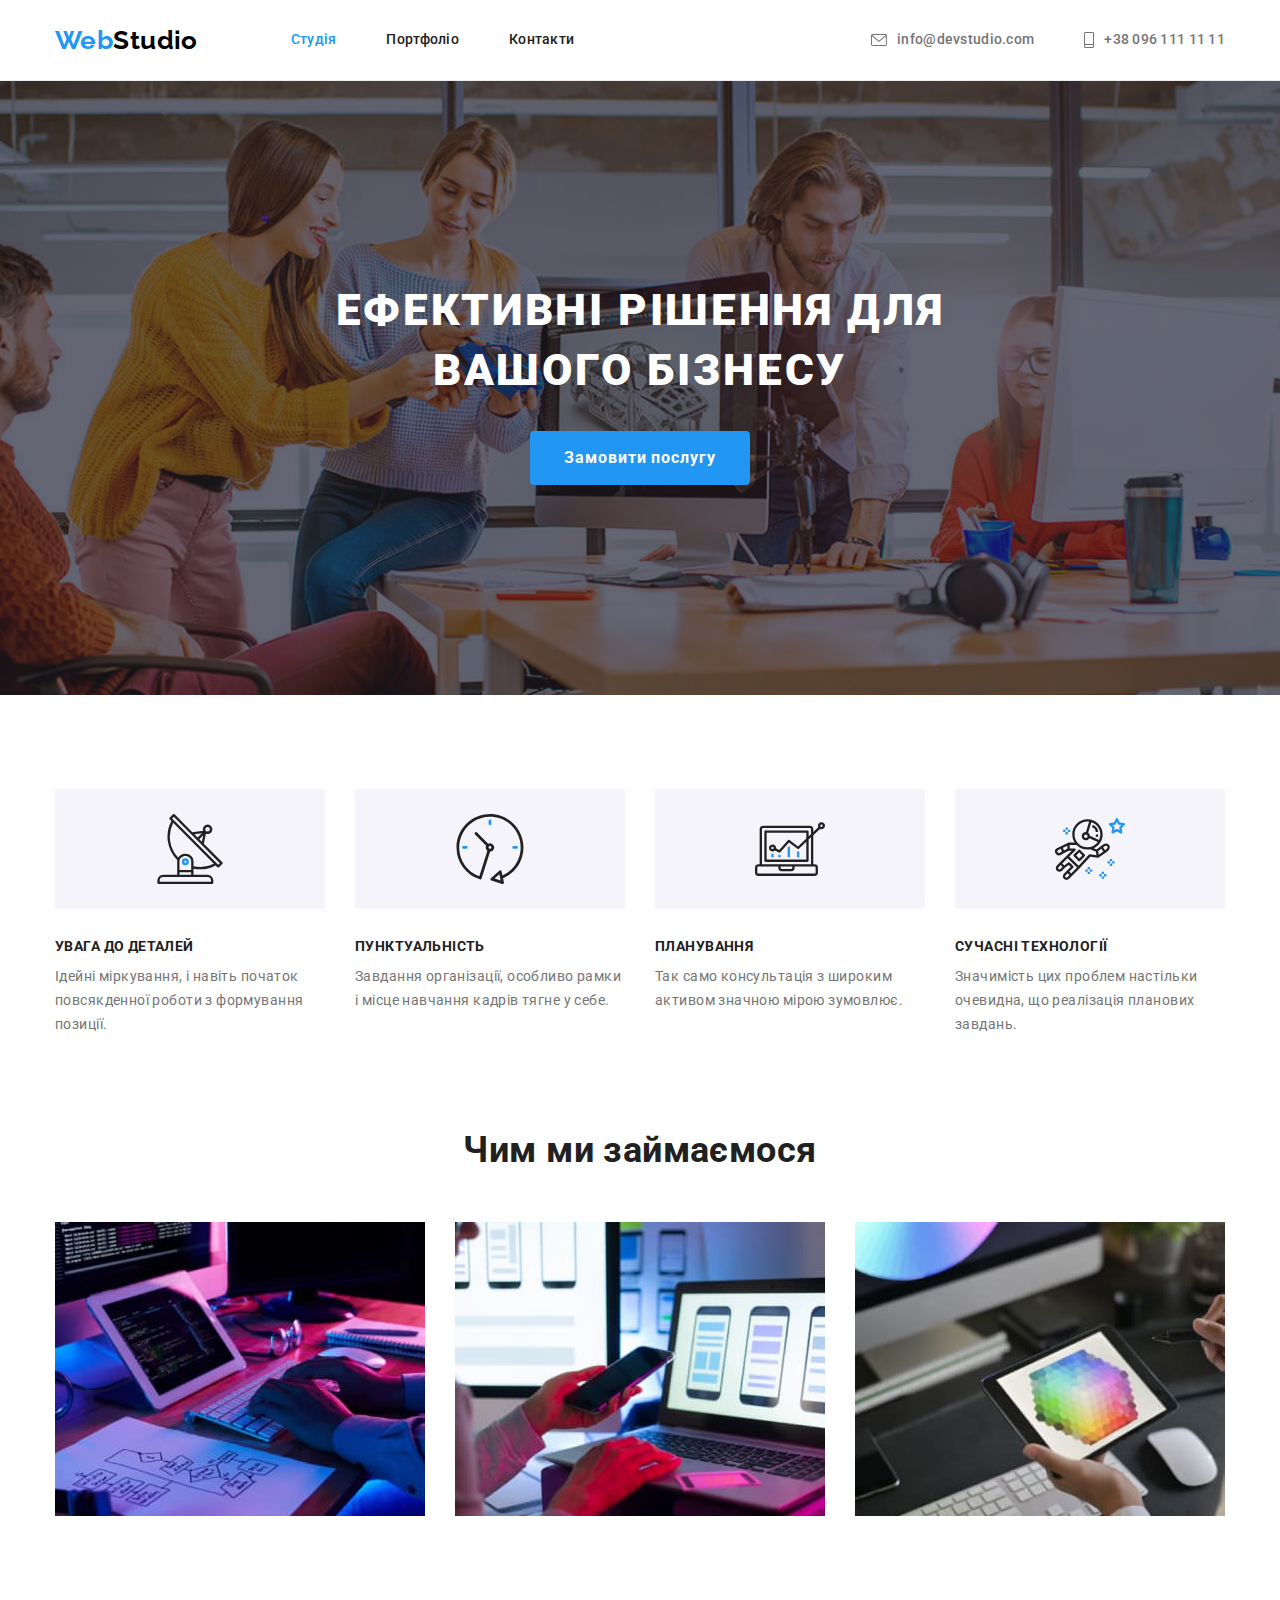
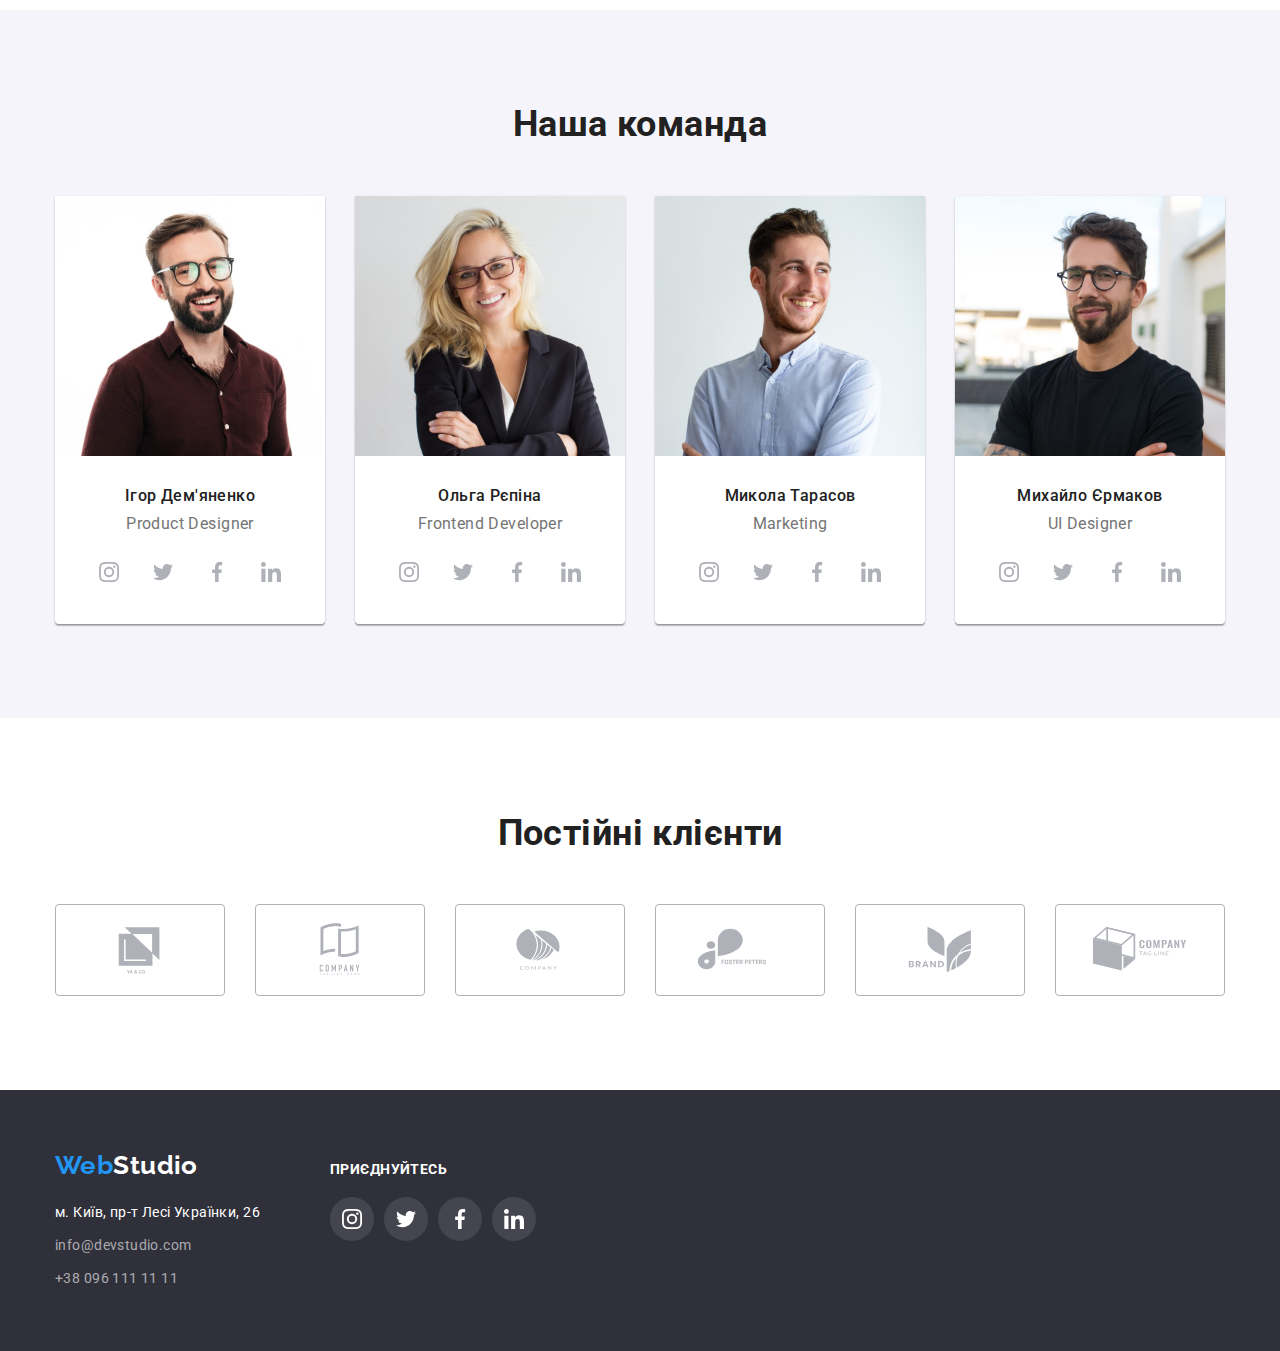
<file: index.html>
<!DOCTYPE html>
<html lang="uk">
  <head>
    <meta charset="UTF-8" />
    <meta http-equiv="X-UA-Compatible" content="IE=edge" />
    <meta name="viewport" content="width=device-width, initial-scale=1.0" />
    <title>WebStudio</title>
    <link rel="preconnect" href="https://fonts.googleapis.com" />
    <link rel="preconnect" href="https://fonts.gstatic.com" crossorigin />
    <link
      href="https://fonts.googleapis.com/css2?family=Raleway:wght@700&family=Roboto:wght@400;500;700;900&display=swap"
      rel="stylesheet"
    />
    <link
      rel="stylesheet"
      href="https://cdnjs.cloudflare.com/ajax/libs/modern-normalize/1.1.0/modern-normalize.min.css"
    />
    <link rel="stylesheet" href="./css/main.css" />
  </head>

  <body>
    <!-- Шапка сайту -->
    <header class="page-header">
      <div class="container">
        <nav class="header-nav">
          <a lang="en" class="logo-link" href="#">Web<span class="logo-header">Studio</span></a>

          <ul class="header-nav-list">
            <li class="item"><a href="#" class="link current">Студія</a></li>
            <li class="item"><a href="./portfolio.html" class="link">Портфоліо</a></li>
            <li class="item"><a href="#" class="link">Контакти</a></li>
          </ul>

          <ul class="contacts-list">
            <li class="item">
              <a href="mailto:info@devstudio.com" class="link one"
                ><svg class="social-icon" width="16" height="12">
                  <use href="./images/icons.svg#envelope"></use></svg
                ><span>info@devstudio.com</span></a
              >
            </li>
            <li class="item">
              <a href="tel:+380961111111" class="link"
                ><svg class="social-icon" width="10" height="16">
                  <use href="./images/icons.svg#tel"></use></svg
                ><span>+38 096 111 11 11</span></a
              >
            </li>
          </ul>
        </nav>
      </div>
    </header>
    <main>
      <!-- Герой -->
      <section class="hero overlay">
        <div class="container">
          <h1 class="hero-title">Ефективні рішення для вашого бізнесу</h1>
          <button type="button" class="button">Замовити послугу</button>
        </div>
      </section>
      <!-- Особливості -->
      <section class="section feature">
        <div class="container">
          <h2 class="visually-hidden">Особливості</h2>
          <ul class="feature-list">
            <li class="item">
              <div class="features-container">
                <svg class="" width="70" height="70">
                  <use href="./images/icons.svg#antenna"></use>
                </svg>
              </div>
              <h3 class="feature-title">УВАГА ДО ДЕТАЛЕЙ</h3>
              <p class="text">
                Ідейні міркування, і навіть початок повсякденної роботи з формування позиції.
              </p>
            </li>
            <li class="item">
              <div class="features-container">
                <svg class="" width="70" height="70">
                  <use href="./images/icons.svg#clock"></use>
                </svg>
              </div>
              <h3 class="feature-title">ПУНКТУАЛЬНІСТЬ</h3>
              <p class="text">
                Завдання організації, особливо рамки і місце навчання кадрів тягне у себе.
              </p>
            </li>
            <li class="item">
              <div class="features-container">
                <svg class="" width="70" height="70">
                  <use href="./images/icons.svg#diagram"></use>
                </svg>
              </div>
              <h3 class="feature-title">ПЛАНУВАННЯ</h3>
              <p class="text">Так само консультація з широким активом значною мірою зумовлює.</p>
            </li>
            <li class="item">
              <div class="features-container">
                <svg class="" width="70" height="70">
                  <use href="./images/icons.svg#astronaut"></use>
                </svg>
              </div>
              <h3 class="feature-title">СУЧАСНІ ТЕХНОЛОГІЇ</h3>
              <p class="text">
                Значимість цих проблем настільки очевидна, що реалізація планових завдань.
              </p>
            </li>
          </ul>
        </div>
      </section>
      <!-- Чим ми займаємося -->
      <section class="section work">
        <div class="container">
          <h2 class="section-title work">Чим ми займаємося</h2>
          <ul class="competence-list">
            <li class="item">
              <img src="./images/img.jpg" alt="Десктопні додатки" width="370" />
            </li>
            <li class="item">
              <img src="./images/imgg.jpg" alt="Мобільні додатки" width="370" />
            </li>
            <li class="item">
              <img src="./images/imggg.jpg" alt="Дизайнерські рішення" width="370" />
            </li>
          </ul>
        </div>
      </section>
      <!-- Наша команда -->
      <section class="section team">
        <div class="container">
          <h2 class="section-title team">Наша команда</h2>
          <ul class="team-list">
            <li class="team-item">
              <img src="./images/igor.jpg" alt="Ігор Дем'яненко" width="270" />
              <div class="team-style">
                <h3 class="team-title">Ігор Дем'яненко</h3>
                <p class="text">Product Designer</p>
                <ul class="socials-list">
                  <li class="socials-item">
                    <a
                      class="socials-link link"
                      href="https://instagram.com"
                      aria-label="instagram"
                      target="_blank"
                      rel="nofollow noopener noreferrer"
                      ><svg class="socials-icon" width="20" height="20">
                        <use href="./images/icons.svg#instagram"></use>
                      </svg>
                    </a>
                  </li>
                  <li class="socials-item">
                    <a
                      class="socials-link link"
                      href="https://twitter.com"
                      aria-label="twitter"
                      target="_blank"
                      rel="nofollow noopener noreferrer"
                      ><svg class="socials-icon" width="20" height="20">
                        <use href="./images/icons.svg#twitter"></use>
                      </svg>
                    </a>
                  </li>
                  <li class="socials-item">
                    <a
                      class="socials-link link"
                      href="https://facebook.com"
                      aria-label="facebook"
                      target="_blank"
                      rel="nofollow noopener noreferrer"
                      ><svg class="socials-icon" width="20" height="20">
                        <use href="./images/icons.svg#facebook"></use>
                      </svg>
                    </a>
                  </li>
                  <li class="socials-item">
                    <a
                      class="socials-link link"
                      href="https://linkedin.com"
                      aria-label="linkedin"
                      target="_blank"
                      rel="nofollow noopener noreferrer"
                      ><svg class="socials-icon" width="20" height="20">
                        <use href="./images/icons.svg#linkedin"></use>
                      </svg>
                    </a>
                  </li>
                </ul>
              </div>
            </li>
            <li class="team-item">
              <img src="./images/olga.jpg" alt="Ольга Рєпіна" width="270" />
              <div class="team-style">
                <h3 class="team-title">Ольга Рєпіна</h3>
                <p class="text">Frontend Developer</p>
                <ul class="socials-list">
                  <li class="socials-item">
                    <a
                      class="socials-link link"
                      href="https://instagram.com"
                      aria-label="instagram"
                      target="_blank"
                      rel="nofollow noopener noreferrer"
                      ><svg class="socials-icon" width="20" height="20">
                        <use href="./images/icons.svg#instagram"></use>
                      </svg>
                    </a>
                  </li>
                  <li class="socials-item">
                    <a
                      class="socials-link link"
                      href="https://twitter.com"
                      aria-label="twitter"
                      target="_blank"
                      rel="nofollow noopener noreferrer"
                      ><svg class="socials-icon" width="20" height="20">
                        <use href="./images/icons.svg#twitter"></use>
                      </svg>
                    </a>
                  </li>
                  <li class="socials-item">
                    <a
                      class="socials-link link"
                      href="https://facebook.com"
                      aria-label="facebook"
                      target="_blank"
                      rel="nofollow noopener noreferrer"
                      ><svg class="socials-icon" width="20" height="20">
                        <use href="./images/icons.svg#facebook"></use>
                      </svg>
                    </a>
                  </li>
                  <li class="socials-item">
                    <a
                      class="socials-link link"
                      href="https://linkedin.com"
                      aria-label="linkedin"
                      target="_blank"
                      rel="nofollow noopener noreferrer"
                      ><svg class="socials-icon" width="20" height="20">
                        <use href="./images/icons.svg#linkedin"></use>
                      </svg>
                    </a>
                  </li>
                </ul>
              </div>
            </li>
            <li class="team-item">
              <img src="./images/mikola.jpg" alt="Микола Тарасов" width="270" />
              <div class="team-style">
                <h3 class="team-title">Микола Тарасов</h3>
                <p class="text">Marketing</p>
                <ul class="socials-list">
                  <li class="socials-item">
                    <a
                      class="socials-link link"
                      href="https://instagram.com"
                      aria-label="instagram"
                      target="_blank"
                      rel="nofollow noopener noreferrer"
                      ><svg class="socials-icon" width="20" height="20">
                        <use href="./images/icons.svg#instagram"></use>
                      </svg>
                    </a>
                  </li>
                  <li class="socials-item">
                    <a
                      class="socials-link link"
                      href="https://twitter.com"
                      aria-label="twitter"
                      target="_blank"
                      rel="nofollow noopener noreferrer"
                      ><svg class="socials-icon" width="20" height="20">
                        <use href="./images/icons.svg#twitter"></use>
                      </svg>
                    </a>
                  </li>
                  <li class="socials-item">
                    <a
                      class="socials-link link"
                      href="https://facebook.com"
                      aria-label="facebook"
                      target="_blank"
                      rel="nofollow noopener noreferrer"
                      ><svg class="socials-icon" width="20" height="20">
                        <use href="./images/icons.svg#facebook"></use>
                      </svg>
                    </a>
                  </li>
                  <li class="socials-item">
                    <a
                      class="socials-link link"
                      href="https://linkedin.com"
                      aria-label="linkedin"
                      target="_blank"
                      rel="nofollow noopener noreferrer"
                      ><svg class="socials-icon" width="20" height="20">
                        <use href="./images/icons.svg#linkedin"></use>
                      </svg>
                    </a>
                  </li>
                </ul>
              </div>
            </li>
            <li class="team-item">
              <img src="./images/mihaylo.jpg" alt="Михайло Єрмаков" width="270" />
              <div class="team-style">
                <h3 class="team-title">Михайло Єрмаков</h3>
                <p class="text">UI Designer</p>
                <ul class="socials-list">
                  <li class="socials-item">
                    <a
                      class="socials-link link"
                      href="https://instagram.com"
                      aria-label="instagram"
                      target="_blank"
                      rel="nofollow noopener noreferrer"
                      ><svg class="socials-icon" width="20" height="20">
                        <use href="./images/icons.svg#instagram"></use>
                      </svg>
                    </a>
                  </li>
                  <li class="socials-item">
                    <a
                      class="socials-link link"
                      href="https://twitter.com"
                      aria-label="twitter"
                      target="_blank"
                      rel="nofollow noopener noreferrer"
                      ><svg class="socials-icon" width="20" height="20">
                        <use href="./images/icons.svg#twitter"></use>
                      </svg>
                    </a>
                  </li>
                  <li class="socials-item">
                    <a
                      class="socials-link link"
                      href="https://facebook.com"
                      aria-label="facebook"
                      target="_blank"
                      rel="nofollow noopener noreferrer"
                      ><svg class="socials-icon" width="20" height="20">
                        <use href="./images/icons.svg#facebook"></use>
                      </svg>
                    </a>
                  </li>
                  <li class="socials-item">
                    <a
                      class="socials-link link"
                      href="https://linkedin.com"
                      aria-label="linkedin"
                      target="_blank"
                      rel="nofollow noopener noreferrer"
                      ><svg class="socials-icon" width="20" height="20">
                        <use href="./images/icons.svg#linkedin"></use>
                      </svg>
                    </a>
                  </li>
                </ul>
              </div>
            </li>
          </ul>
        </div>
      </section>
      <section class="section client">
        <div class="container">
          <h2 class="clients-title">Постійні клієнти</h2>
          <ul class="clients-list">
            <li class="clients-items">
              <a href="#" class="clients-link" target="_blank" rel="noreferrer noopener"
                ><svg class="clients-icon" width="106px" height="60">
                  <use href="./images/icons.svg#ya-co"></use></svg
              ></a>
            </li>
            <li class="clients-items">
              <a href="#" class="clients-link" target="_blank" rel="noreferrer noopener"
                ><svg class="clients-icon" width="106px" height="60">
                  <use href="./images/icons.svg#company-tlh"></use></svg
              ></a>
            </li>
            <li class="clients-items">
              <a href="#" class="clients-link" target="_blank" rel="noreferrer noopener"
                ><svg class="clients-icon" width="106px" height="60">
                  <use href="./images/icons.svg#company"></use></svg
              ></a>
            </li>
            <li class="clients-items">
              <a href="#" class="clients-link" target="_blank" rel="noreferrer noopener"
                ><svg class="clients-icon" width="106px" height="60">
                  <use href="./images/icons.svg#foster-peters"></use></svg
              ></a>
            </li>
            <li class="clients-items">
              <a href="#" class="clients-link" target="_blank" rel="noreferrer noopener"
                ><svg class="clients-icon" width="106px" height="60">
                  <use href="./images/icons.svg#brand"></use></svg
              ></a>
            </li>
            <li class="clients-items">
              <a href="#" class="clients-link" target="_blank" rel="noreferrer noopener"
                ><svg class="clients-icon" width="106px" height="60">
                  <use href="./images/icons.svg#company-tl"></use></svg
              ></a>
            </li>
          </ul>
        </div>
      </section>
    </main>
    <!-- Футер -->
    <footer class="footer">
      <div class="container address-join-to">
        <div class="logo-address">
        <a lang="en" class="logo-link" href="./index.html"
          >Web<span class="logo-header">Studio</span></a
        >
        <address class="contacts-style">
          <ul class="contacts-list-footer">
            <li class="item-style">
              <a
                href="https://goo.gl/maps/GZ2tUp8zs1seQdUc8"
                target="_blank"
                rel="noreferrer noopener"
                class="link-adress"
                >м. Київ, пр-т Лесі Українки, 26</a
              >
            </li>
            <li class="item-style">
              <a href="mailto:info@devstudio.com" class="link">info@devstudio.com</a>
            </li>
            <li class="item-style">
              <a href="tel:+380961111111" class="link">+38 096 111 11 11</a>
            </li>
          </ul>
        </address>
        </div>
        <div class="join-to">
          <strong class="join-to-title">приєднуйтесь</strong>
<ul class="footer-socials-list">
                  <li class="footer-socials-item">
                    <a
                      class="footer-socials-link link"
                      href="https://instagram.com"
                      aria-label="instagram"
                      target="_blank"
                      rel="nofollow noopener noreferrer"
                      ><svg class="footer-socials-icon" width="20" height="20">
                        <use href="./images/icons.svg#instagram"></use>
                      </svg>
                    </a>
                  </li>
                  <li class="footer-socials-item">
                    <a
                      class="footer-socials-link link"
                      href="https://twitter.com"
                      aria-label="twitter"
                      target="_blank"
                      rel="nofollow noopener noreferrer"
                      ><svg class="footer-socials-icon" width="20" height="20">
                        <use href="./images/icons.svg#twitter"></use>
                      </svg>
                    </a>
                  </li>
                  <li class="footer-socials-item">
                    <a
                      class="footer-socials-link link"
                      href="https://facebook.com"
                      aria-label="facebook"
                      target="_blank"
                      rel="nofollow noopener noreferrer"
                      ><svg class="footer-socials-icon" width="20" height="20">
                        <use href="./images/icons.svg#facebook"></use>
                      </svg>
                    </a>
                  </li>
                  <li class="footer-socials-item">
                    <a
                      class="footer-socials-link link"
                      href="https://linkedin.com"
                      aria-label="linkedin"
                      target="_blank"
                      rel="nofollow noopener noreferrer"
                      ><svg class="footer-socials-icon" width="20" height="20">
                        <use href="./images/icons.svg#linkedin"></use>
                      </svg>
                    </a>
                  </li>
                </ul>
        </div>
      </div>
    </footer>
  </body>
</html>
</file>
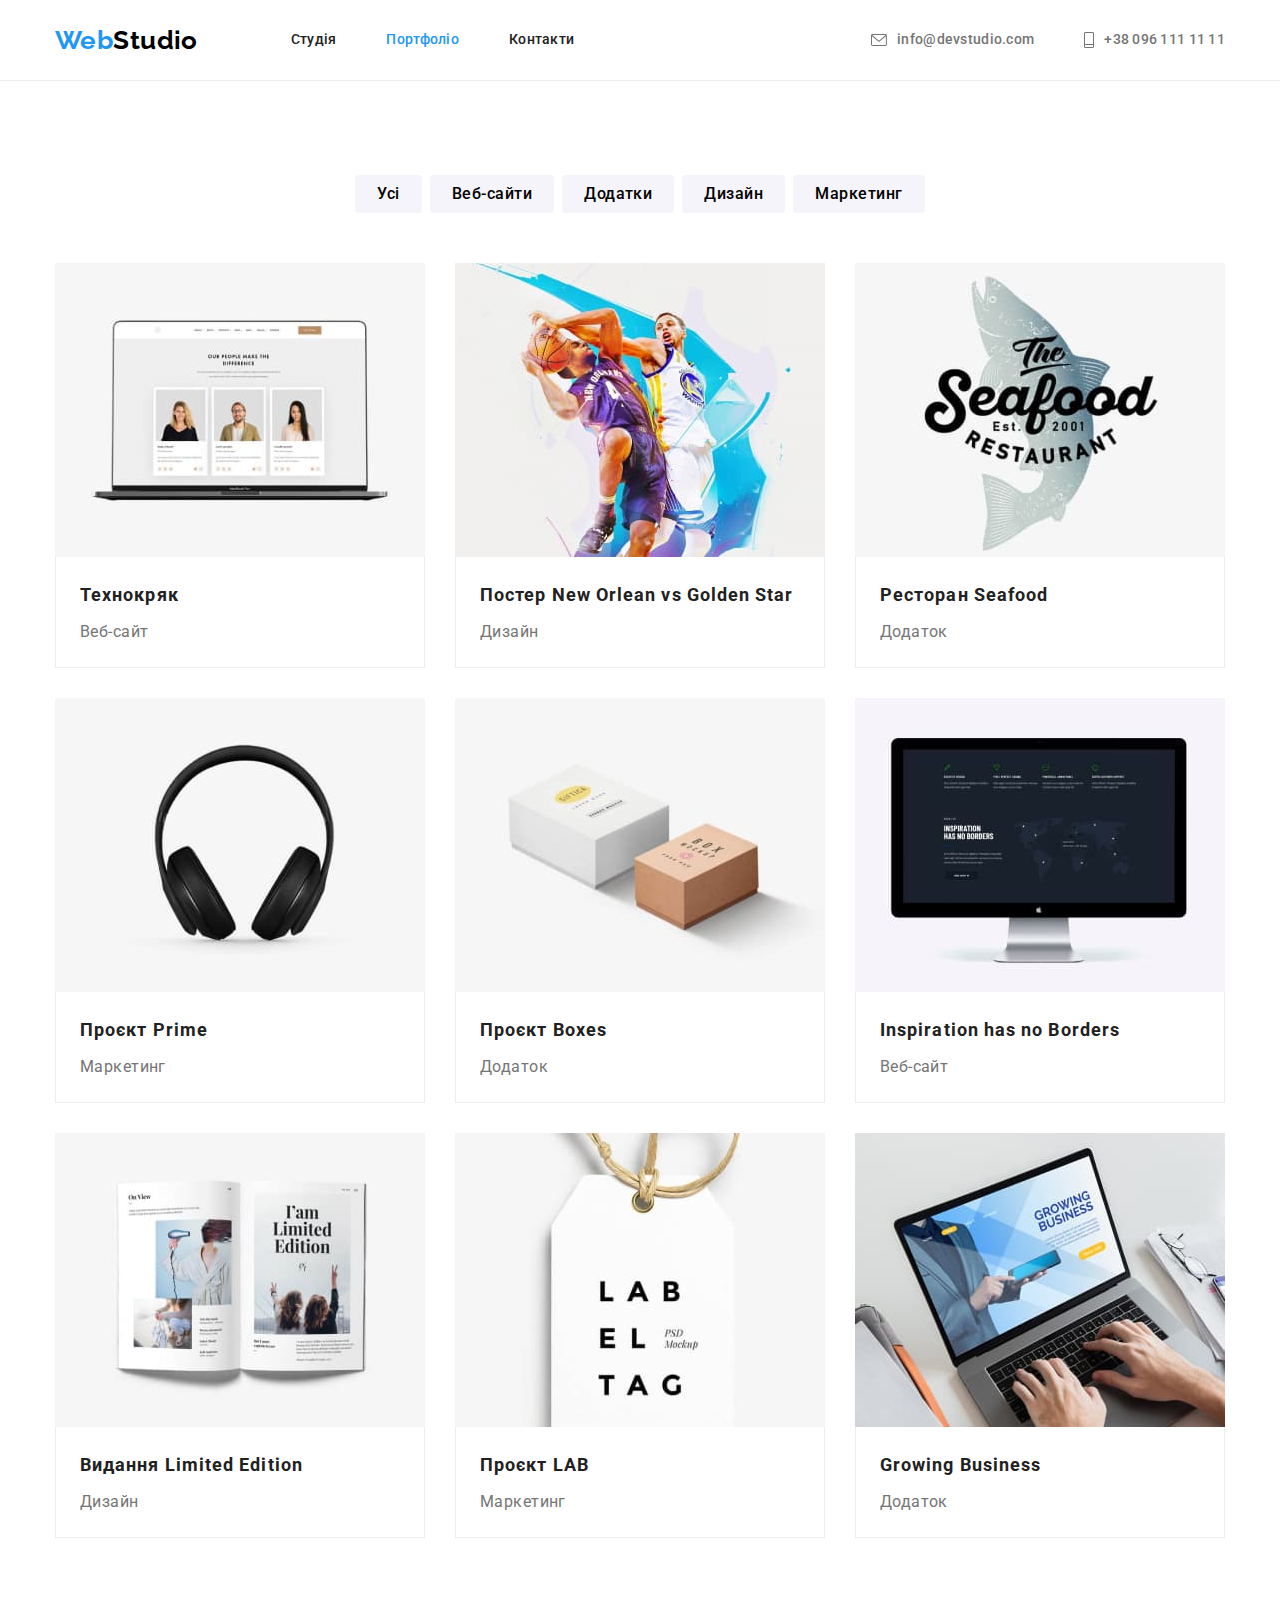
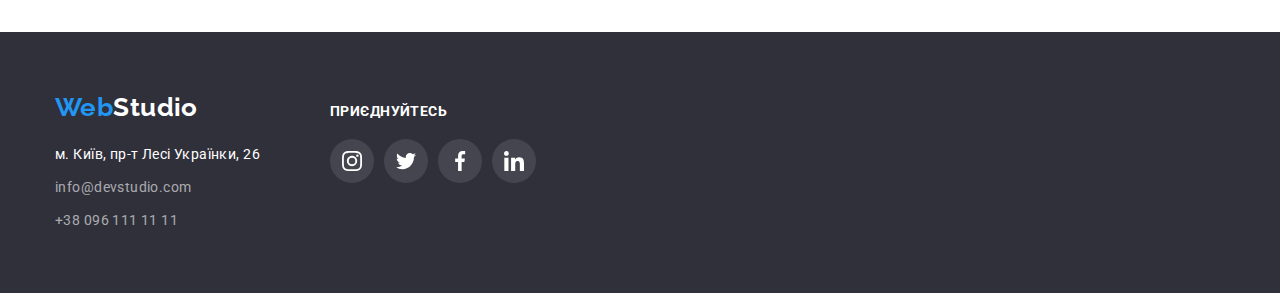
<file: portfolio.html>
<!DOCTYPE html>
<html lang="uk">
  <head>
    <meta charset="UTF-8" />
    <meta http-equiv="X-UA-Compatible" content="IE=edge" />
    <meta name="viewport" content="width=device-width, initial-scale=1.0" />
    <title>WebStudio</title>
    <link rel="preconnect" href="https://fonts.googleapis.com" />
    <link rel="preconnect" href="https://fonts.gstatic.com" crossorigin />
    <link
      href="https://fonts.googleapis.com/css2?family=Raleway:wght@700&family=Roboto:wght@400;500;700;900&display=swap"
      rel="stylesheet"
    />
    <link
      rel="stylesheet"
      href="https://cdnjs.cloudflare.com/ajax/libs/modern-normalize/1.1.0/modern-normalize.min.css"
    />
    <link rel="stylesheet" href="./css/main.css" />
  </head>
  <body>
    <!-- Шапка сайту -->
    <header class="page-header">
      <div class="container">
        <nav class="header-nav">
          <a lang="en" class="logo-link" href="#">Web<span class="logo-header">Studio</span></a>

          <ul class="header-nav-list">
            <li class="item"><a href="./index.html" class="link">Студія</a></li>
            <li class="item"><a href="#" class="link current">Портфоліо</a></li>
            <li class="item"><a href="#" class="link">Контакти</a></li>
          </ul>

          <ul class="contacts-list">
            <li class="item">
              <a href="mailto:info@devstudio.com" class="link one"
                ><svg class="social-icon" width="16" height="12">
                  <use href="./images/icons.svg#envelope"></use></svg
                ><span>info@devstudio.com</span></a
              >
            </li>
            <li class="item">
              <a href="tel:+380961111111" class="link"
                ><svg class="social-icon" width="10" height="16">
                  <use href="./images/icons.svg#tel"></use></svg
                ><span>+38 096 111 11 11</span></a
              >
            </li>
          </ul>
        </nav>
      </div>
    </header>
    <!-- Портфолiо сайту -->
    <main>
      <section class="section portfolio">
        <div class="container">
          <h1 class="visually-hidden">Портфолiо</h1>
          <ul class="list-of-buttons">
            <li class="item"><button type="button" class="btn">Усі</button></li>
            <li class="item"><button type="button" class="btn">Веб-сайти</button></li>
            <li class="item"><button type="button" class="btn">Додатки</button></li>
            <li class="item"><button type="button" class="btn">Дизайн</button></li>
            <li class="item"><button type="button" class="btn">Маркетинг</button></li>
          </ul>
          <ul class="projects">
            <li class="item">
              <article class="card">
                <a href="#" class="project-link"
                  ><div class="card-thumb">
                    <img src="./images/technokryak.jpg" alt="Технокряк" width="370" />
                  </div>
                  <div class="card-content">
                    <h2 class="project-title">Технокряк</h2>
                    <p class="project-item">Веб-сайт</p>
                  </div></a
                >
              </article>
            </li>
            <li class="item">
              <article class="card">
                <a href="#" class="project-link"
                  ><div class="card-thumb">
                    <img
                      src="./images/poster.jpg"
                      alt="Постер New Orlean vs Golden Star"
                      width="370"
                    />
                  </div>
                  <div class="card-content">
                    <h2 class="project-title">Постер New Orlean vs Golden Star</h2>
                    <p class="project-item">Дизайн</p>
                  </div></a
                >
              </article>
            </li>
            <li class="item">
              <article class="card">
                <a href="#" class="project-link"
                  ><div class="card-thumb">
                    <img src="./images/seafood.jpg" alt="Ресторан Seafood" width="370" />
                  </div>
                  <div class="card-content">
                    <h2 class="project-title">Ресторан Seafood</h2>
                    <p class="project-item">Додаток</p>
                  </div></a
                >
              </article>
            </li>
            <li class="item">
              <article class="card">
                <a href="#" class="project-link"
                  ><div class="card-thumb">
                    <img src="./images/project-prime.jpg" alt="Проєкт Prime" width="370" />
                  </div>
                  <div class="card-content">
                    <h2 class="project-title">Проєкт Prime</h2>
                    <p class="project-item">Маркетинг</p>
                  </div></a
                >
              </article>
            </li>
            <li class="item">
              <article class="card">
                <a href="#" class="project-link"
                  ><div class="card-thumb">
                    <img src="./images/project-boxes.jpg" alt="Проєкт Boxes" width="370" />
                  </div>
                  <div class="card-content">
                    <h2 class="project-title">Проєкт Boxes</h2>
                    <p class="project-item">Додаток</p>
                  </div></a
                >
              </article>
            </li>
            <li class="item">
              <article class="card">
                <a href="#" class="project-link"
                  ><div class="card-thumb">
                    <img
                      src="./images/inspiration-noborders.jpg"
                      alt="Веб-сайт Inspiration has no Borders"
                      width="370"
                    />
                  </div>
                  <div class="card-content">
                    <h2 class="project-title">Inspiration has no Borders</h2>
                    <p class="project-item">Веб-сайт</p>
                  </div></a
                >
              </article>
            </li>
            <li class="item">
              <article class="card">
                <a href="#" class="project-link"
                  ><div class="card-thumb">
                    <img
                      src="./images/limited-edition.jpg"
                      alt="Видання Limited Edition"
                      width="370"
                    />
                  </div>
                  <div class="card-content">
                    <h2 class="project-title">Видання Limited Edition</h2>
                    <p class="project-item">Дизайн</p>
                  </div></a
                >
              </article>
            </li>
            <li class="item">
              <article class="card">
                <a href="#" class="project-link"
                  ><div class="card-thumb">
                    <img src="./images/project-lab.jpg" alt="Проєкт LAB" width="370" />
                  </div>
                  <div class="card-content">
                    <h2 class="project-title">Проєкт LAB</h2>
                    <p class="project-item">Маркетинг</p>
                  </div></a
                >
              </article>
            </li>
            <li class="item">
              <article class="card">
                <a href="#" class="project-link"
                  ><div class="card-thumb">
                    <img
                      src="./images/growing-business.jpg"
                      alt="Додаток Growing Business"
                      width="370"
                    />
                  </div>
                  <div class="card-content">
                    <h2 class="project-title">Growing Business</h2>
                    <p class="project-item">Додаток</p>
                  </div></a
                >
              </article>
            </li>
          </ul>
        </div>
      </section>
    </main>
    <!-- Футер -->
     <footer class="footer">
      <div class="container address-join-to">
        <div class="logo-address">
        <a lang="en" class="logo-link" href="./index.html"
          >Web<span class="logo-header">Studio</span></a
        >
        <address class="contacts-style">
          <ul class="contacts-list-footer">
            <li class="item-style">
              <a
                href="https://goo.gl/maps/GZ2tUp8zs1seQdUc8"
                target="_blank"
                rel="noreferrer noopener"
                class="link-adress"
                >м. Київ, пр-т Лесі Українки, 26</a
              >
            </li>
            <li class="item-style">
              <a href="mailto:info@devstudio.com" class="link">info@devstudio.com</a>
            </li>
            <li class="item-style">
              <a href="tel:+380961111111" class="link">+38 096 111 11 11</a>
            </li>
          </ul>
        </address>
        </div>
        <div class="join-to">
          <strong class="join-to-title">приєднуйтесь</strong>
<ul class="footer-socials-list">
                  <li class="footer-socials-item">
                    <a
                      class="footer-socials-link link"
                      href="https://instagram.com"
                      aria-label="instagram"
                      target="_blank"
                      rel="nofollow noopener noreferrer"
                      ><svg class="footer-socials-icon" width="20" height="20">
                        <use href="./images/icons.svg#instagram"></use>
                      </svg>
                    </a>
                  </li>
                  <li class="footer-socials-item">
                    <a
                      class="footer-socials-link link"
                      href="https://twitter.com"
                      aria-label="twitter"
                      target="_blank"
                      rel="nofollow noopener noreferrer"
                      ><svg class="footer-socials-icon" width="20" height="20">
                        <use href="./images/icons.svg#twitter"></use>
                      </svg>
                    </a>
                  </li>
                  <li class="footer-socials-item">
                    <a
                      class="footer-socials-link link"
                      href="https://facebook.com"
                      aria-label="facebook"
                      target="_blank"
                      rel="nofollow noopener noreferrer"
                      ><svg class="footer-socials-icon" width="20" height="20">
                        <use href="./images/icons.svg#facebook"></use>
                      </svg>
                    </a>
                  </li>
                  <li class="footer-socials-item">
                    <a
                      class="footer-socials-link link"
                      href="https://linkedin.com"
                      aria-label="linkedin"
                      target="_blank"
                      rel="nofollow noopener noreferrer"
                      ><svg class="footer-socials-icon" width="20" height="20">
                        <use href="./images/icons.svg#linkedin"></use>
                      </svg>
                    </a>
                  </li>
                </ul>
        </div>
      </div>
    </footer>
  </body>
</html>
</file>
<file: css/main.css>
/* Головні стилі */
:root {
    --primary-gray-color: #212121;
    --accent-text-color: #2196F3;
    --paragraph-text-color: #757575;
    --title-white-color: #FFFFFF;
    --bcg-color-gray: #2F303A;
    --secong-bcg-color: #F5F5F5;
    --logo-black-color: #000000;
    --third-bcg-color: #F5F4FA;
    --button-bcg-color: #188CE8;
    --footer-links-color: rgba(255, 255, 255, 0.6);
}

body {
    color: var(--primary-gray-color);
    background-color: var(--title-white-color);
    font-family: Roboto, sans-serif;
    font-size: 14px;
    letter-spacing: 0.03em;
}

h1,
h2,
h3,
h4,
h5,
h6,
ul,
p {
    margin-top: 0;
    margin-bottom: 0;
    padding-left: 0px;
}

img {
    display: block;
    max-width: 100%;
}

.section {
    padding-top: 94px;
    padding-bottom: 94px;
}

.container {
    width: 1200px;
    padding-left: 15px;
    padding-right: 15px;
    margin: 0 auto;
}

.visually-hidden {
    position: absolute;
    width: 1px;
    height: 1px;
    margin: -1px;
    border: 0;
    padding: 0;

    white-space: nowrap;
    clip-path: inset(100%);
    clip: rect(0 0 0 0);
    overflow: hidden;
}

/* Стилі для шапки сайту */

.logo-link {
    color: var(--accent-text-color);
    font-family: 'Raleway', sans-serif;
    text-decoration: none;
    font-weight: 700;
    font-size: 26px;
    line-height: 1.19;
}

.logo-header {
    color: var(--logo-black-color);
}

.logo-link:hover,
.logo-link:focus {
    color: var(--accent-text-color);
}

/* Навігація */

.header-nav {
    display: flex;
    align-items: center;
}

.header-nav-list {
    display: flex;
    margin-top: 0px;
    margin-bottom: 0px;
    margin-left: 93px;
}

.header-nav-list .item:not(:last-child),
.contacts-list .item:not(:last-child) {
    margin-right: 50px;
}

.header-nav .link.current {
    color: var(--accent-text-color);
}

ul {
    list-style: none;
}

.header-nav .link {
    display: block;
    padding-top: 32px;
    padding-bottom: 32px;
    color: var(--primary-gray-color);
    text-decoration: none;
    font-weight: 500;
    line-height: 1.14;
    letter-spacing: 0.02em;
}

.header-nav .link:hover,
.header-nav .link:focus {
    color: var(--accent-text-color);
}

.contacts-list {
    display: flex;
    margin-top: 0px;
    margin-bottom: 0px;
    margin-left: auto;
}
.contacts-list .link {
    display: flex;
        align-items: center;
    padding-top: 32px;
    padding-bottom: 32px;
    color: var(--paragraph-text-color);
    text-decoration: none;
    font-weight: 500;
    line-height: 1.14;
    letter-spacing: 0.02em;
}

.contacts-list .link:hover,
.contacts-list .link:focus {
    color: var(--accent-text-color);
}

.social-icon {
    margin-right: 10px;
    fill: var(--paragraph-text-color);
}

.social-icon:hover,
.social-icon:focus {
    fill: var(--accent-text-color);
}

.contacts-list .link:hover .social-icon,
.contacts-list .link:focus .social-icon {
    fill: var(--accent-text-color);
}
.page-header {
    border-bottom: 1px solid #ECECEC;
}

/* Герой */

.hero {
    padding-top: 200px;
    padding-bottom: 210px;
    color: var(--title-white-color);
    text-align: center;
    background-color: #C4C4C4;
}

.overlay {
    background-image: linear-gradient(rgba(47, 48, 58, 0.4), rgba(47, 48, 58, 0.4)), url(../images/background-image.png);
    max-width: 1600px;
    min-height: 600px;
    margin: 0 auto;
    background-size: cover;
    background-repeat: no-repeat;
    background-position: center;
}

.hero-title {
    max-width: 696px;
    margin: 0px auto;
    margin-bottom: 30px;
    font-weight: 900;
    font-size: 44px;
    line-height: 1.36;
    text-align: center;
    letter-spacing: 0.06em;
    text-transform: uppercase;
}

/* Кнопка */

.button {
    padding: 10px 32px;
    border-color: transparent;
    border-radius: 4px;
    background-color: var(--accent-text-color);
    color: var(--title-white-color);
    font-weight: 700;
    font-size: 16px;
    line-height: 1.9;
    align-items: center;
    font-family: inherit;
    letter-spacing: 0.06em;
    cursor: pointer;
}

.button:hover,
.button:focus {
    background-color: var(--button-bcg-color);
}

/* Особливості */

.section.feature {
    padding-bottom: 47px;
}

.feature-list {
    display: flex;
    align-items: flex-start;
    flex-basis: calc(100% / 4 - 30px);
    margin-top: 0px;
    margin-bottom: 0px;
}

.feature-list .item+.item {
    margin-left: 30px;
}

.features-container {
    display: flex;
    align-items: center;
    margin-bottom: 30px;
    justify-content: center;

    width: 270px;
    height: 120px;
    background-color: var(--third-bcg-color);
}

.feature-title {
    font-size: 14px;
    font-weight: 700;
    line-height: 1.14;
    text-transform: uppercase;
    margin-bottom: 10px;
}

.feature-list .text {
    color: var(--paragraph-text-color);
    min-width: 270px;
    line-height: 1.7;
}

/* Чим ми займаємося */

.section.work {
    padding-top: 47px;
}

.section-title {
    font-weight: 700;
    font-size: 36px;
    line-height: 1.16;
    text-align: center;
}

.section-title.work {
    margin-bottom: 50px;
}

.competence-list {
    display: flex;
    align-items: center;
    margin-top: 0px;
    margin-bottom: 0px;
}

.competence-list .item+.item {
    margin-left: 30px;
}

/* Команда */

.section.team {
    text-align: center;
    background-color: var(--third-bcg-color);
}

.team-list {
    display: flex;
}

.section-title.team {
    margin-bottom: 50px;
}

.team-title {
    font-weight: 500;
    font-size: 16px;
    line-height: 19px;
    margin-bottom: 10px;
}
.team-item {
    flex-basis: calc((100% - 90px) / 4);
    background-color: var(--title-white-color);
    box-shadow: 0px 1px 3px rgba(0, 0, 0, 0.12), 0px 1px 1px rgba(0, 0, 0, 0.14),
            0px 2px 1px rgba(0, 0, 0, 0.2);
    border-radius: 0px 0px 4px 4px;
}

.team-item+.team-item {
    margin-left: 30px;
}

.team-style {
    padding-top: 30px;
    padding-bottom: 30px;
}

.team-list .text {
    color: var(--paragraph-text-color);
    font-size: 16px;
    line-height: 1.18;
    margin-bottom: 16px;
}

.socials-list {
    display: flex;
    justify-content: center;
    gap: 10px;
}

.socials-item {
    width: 44px;
    height: 44px;
}

.socials-link {
    display: flex;
    align-items: center;
    justify-content: center;

    width: 100%;
    height: 100%;
    background-color: #FFFFFF;
    border-radius: 50%;
}

.socials-link:hover,
.socials-link:focus {
    background-color: var(--button-bcg-color);
}

.socials-icon {
    fill: #AFB1B8;
}

.socials-link:hover .socials-icon,
.socials-link:focus .socials-icon {
    fill: #FFFFFF;
}

/* Постійні клієнти */

.section.client {
    text-align: center;
}

.clients-title {
    font-size: 36px;
    font-weight: 700;
    line-height: 1.17;
    margin-bottom: 50px;
}

.clients-list {
    display: flex;
    justify-content: center;
    align-items: center;
    gap: 30px;
}

.clients-link {
    width: 170px;
    height: 92px;
    display: flex;
    justify-content: center;
    align-items: center;

    border: 1px solid #AFB1B8;
    border-radius: 4px;
    color: #AFB1B8;
}

.clients-link:hover,
.clients-link:focus {
    border-color: var(--accent-text-color);
    color: var(--accent-text-color);
}

.clients-icon {
    fill: currentcolor;
}
/* Портфолiо сайту */

.list-of-buttons {
    margin-bottom: 50px;

    display: flex;
    justify-content: center;
}

.list-of-buttons .btn {
    padding: 6px 22px;
    border: #F5F4FA;
    border-radius: 4px;
    background-color: var(--third-bcg-color);

    cursor: pointer;
    font-family: inherit;
    font-weight: 500;
    font-size: 16px;
    line-height: 1.62;
    text-align: center;
    letter-spacing: 0.03em;
}

.list-of-buttons .item+.item {
    margin-left: 8px;
}

.list-of-buttons .btn:hover,
.list-of-buttons .btn:focus {
    color: var(--title-white-color);
    background-color: var(--accent-text-color);
    box-shadow: 0px 3px 1px rgba(0, 0, 0, 0.1), 0px 1px 2px rgba(0, 0, 0, 0.08), 0px 2px 2px rgba(0, 0, 0, 0.12);
}

/* Сетка проекти */

.projects {
    display: flex;
    flex-wrap: wrap;

    margin-top: -30px;
    margin-left: -30px;
}

.projects>.item {
    flex-basis: calc(100% / 3 - 30px);
    margin-top: 30px;
    margin-left: 30px;
}

.projects p {
    margin-top: 0px;
    margin-bottom: 0px;
}

.projects .project-link {
    text-decoration: none;
}

.projects .project-title {
    margin-bottom: 4px;
    color: var(--primary-gray-color);
    font-weight: 700;
    font-size: 18px;
    line-height: 2;
    letter-spacing: 0.06em;
}

.card-content {
    padding: 20px 24px;
    border-right: 1px solid #EEEEEE;
    border-left: 1px solid #EEEEEE;
    border-bottom: 1px solid #EEEEEE;
}

.projects .project-item {
    color: var(--paragraph-text-color);
    font-size: 16px;
    line-height: 1.88;
}

.project-link {
    display: block;
}

.project-link:hover,
.project-link:focus {
    box-shadow: 0px 1px 1px rgba(0, 0, 0, 0.12), 0px 4px 4px rgba(0, 0, 0, 0.06), 1px 4px 6px rgba(0, 0, 0, 0.16);
}
/* Футер */

.footer {
    padding-top: 60px;
    padding-bottom: 60px;
    background-color: var(--bcg-color-gray);
}

.contacts-style {
    margin-top: 20px;
    margin-left: auto;
    font-style: normal;
}

.footer .logo-header {
    color: var(--title-white-color);
}

.contacts-list-footer {
    margin-top: 0px;
    margin-bottom: 0px;
}

.footer .link-adress {
    color: var(--title-white-color);
    text-decoration: none;
    line-height: 1.71;
}

.footer .link-adress:hover,
.footer .link-adress:focus {
    color: var(--accent-text-color)
}

.footer .link {
    font-size: 14px;
    text-decoration: none;
    line-height: 1.71;
    font-weight: 400;
    letter-spacing: 0.03em;
    color: var(--footer-links-color);
}

.contacts-list-footer .link:hover,
.contacts-list-footer .link:focus {
    color: var(--accent-text-color);
}

.item-style:not(:last-child) {
    margin-bottom: 9px;
}
.address-join-to {
    display: flex;
    align-items: baseline;
}

.join-to {
    margin-left: 70px;
}

.join-to-title {
    font-size: 14px;
    font-weight: 700;
    line-height: 1.17;
    text-transform: uppercase;
    color: #FFFFFF;
}

.footer-socials-list {
    margin-top: 20px;
    display: flex;
    justify-content: center;
    gap: 10px;
}

.footer-socials-link {
    background-color: #fff;
}

.footer-socials-item {
    width: 44px;
    height: 44px;
}

.footer-socials-link {
    display: flex;
    align-items: center;
    justify-content: center;

    width: 100%;
    height: 100%;
    background-color: rgba(255, 255, 255, 0.1);
    border-radius: 50%;
}

.footer-socials-link:hover,
.footer-socials-link:focus {
    background-color: var(--button-bcg-color);
}

.footer-socials-icon {
    fill: #FFFFFF
}
</file>
